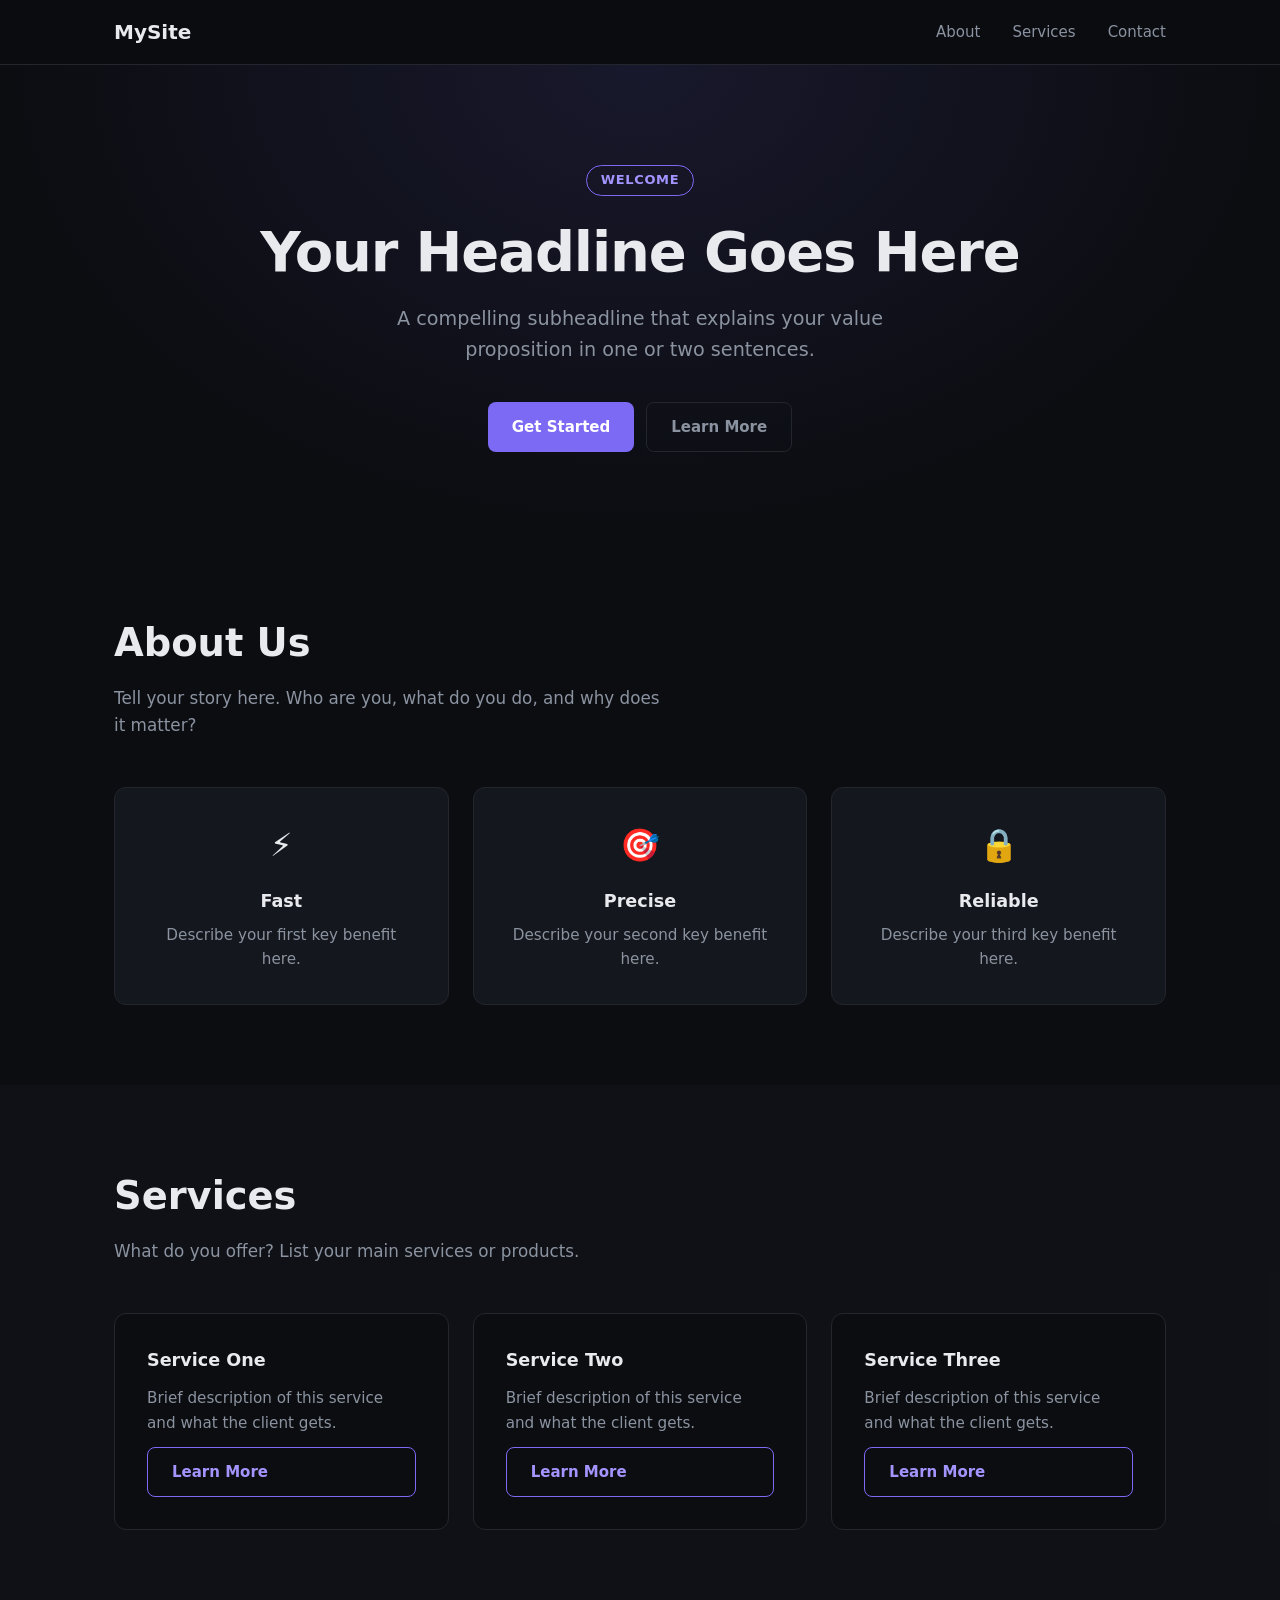
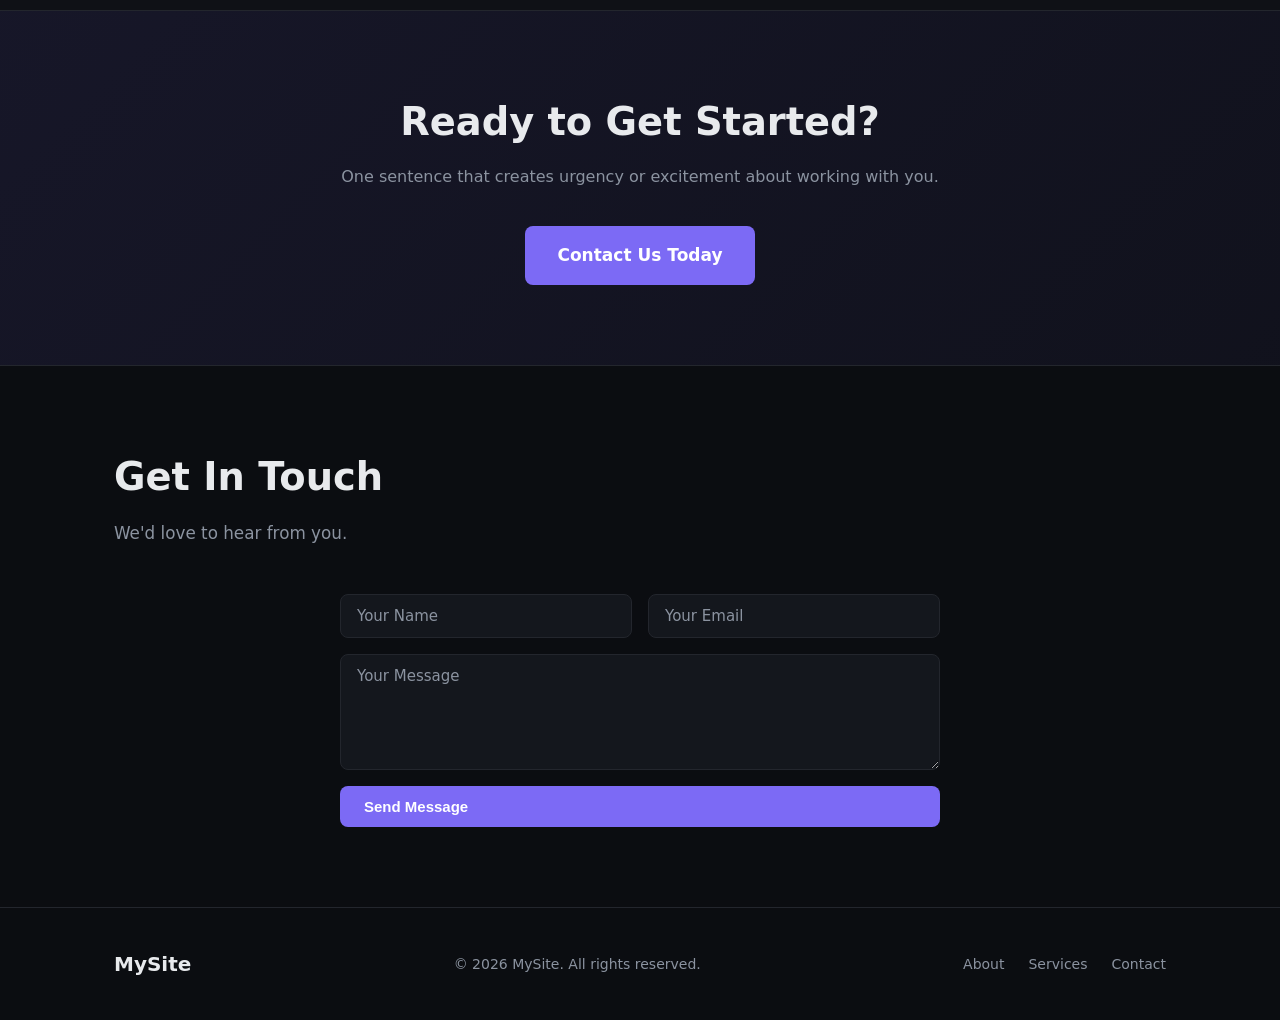
<file: site-template/index.html>
<!DOCTYPE html>
<html lang="en">
<head>
  <meta charset="UTF-8">
  <meta name="viewport" content="width=device-width, initial-scale=1.0">
  <title>My Site</title>
  <meta name="description" content="Built with AI Site Builder">
  <link rel="stylesheet" href="assets/style.css">
</head>
<body>

  <!-- HEADER -->
  <header class="site-header">
    <div class="container">
      <div class="header-inner">
        <a href="/" class="brand">MySite</a>
        <nav class="nav">
          <a href="#about">About</a>
          <a href="#services">Services</a>
          <a href="#contact">Contact</a>
        </nav>
        <button class="burger" aria-label="Menu" onclick="toggleMenu()">
          <span></span><span></span><span></span>
        </button>
      </div>
    </div>
  </header>

  <!-- MOBILE NAV -->
  <div class="mobile-nav" id="mobileNav">
    <a href="#about" onclick="toggleMenu()">About</a>
    <a href="#services" onclick="toggleMenu()">Services</a>
    <a href="#contact" onclick="toggleMenu()">Contact</a>
  </div>

  <!-- HERO -->
  <section class="hero">
    <div class="container">
      <div class="hero-inner">
        <span class="tag">Welcome</span>
        <h1>Your Headline Goes Here</h1>
        <p class="sub">A compelling subheadline that explains your value proposition in one or two sentences.</p>
        <div class="actions">
          <a href="#contact" class="btn btn-primary">Get Started</a>
          <a href="#about" class="btn btn-secondary">Learn More</a>
        </div>
      </div>
    </div>
  </section>

  <!-- ABOUT -->
  <section class="about reveal" id="about">
    <div class="container">
      <h2>About Us</h2>
      <p class="section-sub">Tell your story here. Who are you, what do you do, and why does it matter?</p>
      <div class="about-grid">
        <div class="about-card">
          <div class="icon">⚡</div>
          <h3>Fast</h3>
          <p>Describe your first key benefit here.</p>
        </div>
        <div class="about-card">
          <div class="icon">🎯</div>
          <h3>Precise</h3>
          <p>Describe your second key benefit here.</p>
        </div>
        <div class="about-card">
          <div class="icon">🔒</div>
          <h3>Reliable</h3>
          <p>Describe your third key benefit here.</p>
        </div>
      </div>
    </div>
  </section>

  <!-- SERVICES -->
  <section class="services reveal" id="services">
    <div class="container">
      <h2>Services</h2>
      <p class="section-sub">What do you offer? List your main services or products.</p>
      <div class="services-grid">
        <div class="service-card">
          <h3>Service One</h3>
          <p>Brief description of this service and what the client gets.</p>
          <a href="#contact" class="btn btn-outline">Learn More</a>
        </div>
        <div class="service-card">
          <h3>Service Two</h3>
          <p>Brief description of this service and what the client gets.</p>
          <a href="#contact" class="btn btn-outline">Learn More</a>
        </div>
        <div class="service-card">
          <h3>Service Three</h3>
          <p>Brief description of this service and what the client gets.</p>
          <a href="#contact" class="btn btn-outline">Learn More</a>
        </div>
      </div>
    </div>
  </section>

  <!-- CTA -->
  <section class="cta-section reveal">
    <div class="container">
      <h2>Ready to Get Started?</h2>
      <p>One sentence that creates urgency or excitement about working with you.</p>
      <a href="#contact" class="btn btn-primary btn-lg">Contact Us Today</a>
    </div>
  </section>

  <!-- CONTACT -->
  <section class="contact reveal" id="contact">
    <div class="container">
      <h2>Get In Touch</h2>
      <p class="section-sub">We'd love to hear from you.</p>
      <form class="contact-form" onsubmit="handleSubmit(event)">
        <div class="form-row">
          <input type="text" placeholder="Your Name" required>
          <input type="email" placeholder="Your Email" required>
        </div>
        <textarea placeholder="Your Message" rows="5" required></textarea>
        <button type="submit" class="btn btn-primary">Send Message</button>
      </form>
    </div>
  </section>

  <!-- FOOTER -->
  <footer class="footer">
    <div class="container">
      <div class="footer-inner">
        <span class="brand">MySite</span>
        <p>© 2026 MySite. All rights reserved.</p>
        <div class="footer-links">
          <a href="#about">About</a>
          <a href="#services">Services</a>
          <a href="#contact">Contact</a>
        </div>
      </div>
    </div>
  </footer>

  <script>
    // Mobile menu
    function toggleMenu() {
      document.getElementById('mobileNav').classList.toggle('open');
    }

    // Reveal on scroll
    const observer = new IntersectionObserver(
      entries => entries.forEach(e => { if (e.isIntersecting) e.target.classList.add('visible'); }),
      { threshold: 0.1 }
    );
    document.querySelectorAll('.reveal').forEach(el => observer.observe(el));

    // Form submit
    function handleSubmit(e) {
      e.preventDefault();
      alert('Thanks! We\'ll be in touch soon.');
      e.target.reset();
    }
  </script>

</body>
</html>
</file>
<file: site-template/assets/style.css>
/* AI Site Builder — Starter Template */
/* Clean dark theme, mobile-first */

:root {
  --bg: #0b0d11;
  --bg-card: #14171d;
  --border: #23262d;
  --text: #e8eaed;
  --text-muted: #8b93a0;
  --accent: #7c6af5;
  --accent-bright: #a395ff;
  --accent-glow: rgba(124, 106, 245, 0.15);
  --font: 'Inter', system-ui, -apple-system, sans-serif;
  --radius: 12px;
  --max-w: 1100px;
}

*, *::before, *::after { box-sizing: border-box; margin: 0; padding: 0; }

html { scroll-behavior: smooth; }

body {
  font-family: var(--font);
  background: var(--bg);
  color: var(--text);
  line-height: 1.6;
  -webkit-font-smoothing: antialiased;
}

a { color: var(--accent-bright); text-decoration: none; transition: color .2s; }
a:hover { color: #fff; }

.container { max-width: var(--max-w); margin: 0 auto; padding: 0 24px; }

/* ── BUTTONS ── */
.btn {
  display: inline-flex;
  align-items: center;
  gap: 8px;
  padding: 12px 24px;
  border-radius: 8px;
  font-weight: 600;
  font-size: 15px;
  cursor: pointer;
  border: none;
  transition: all .2s;
  text-decoration: none;
  white-space: nowrap;
}
.btn-primary {
  background: var(--accent);
  color: #fff;
}
.btn-primary:hover { background: var(--accent-bright); color: #fff; transform: translateY(-1px); }

.btn-secondary {
  background: transparent;
  color: var(--text-muted);
  border: 1px solid var(--border);
}
.btn-secondary:hover { border-color: var(--accent); color: var(--accent-bright); }

.btn-outline {
  background: transparent;
  color: var(--accent-bright);
  border: 1px solid var(--accent);
}
.btn-outline:hover { background: var(--accent-glow); }

.btn-lg { padding: 16px 32px; font-size: 17px; }

/* ── HEADER ── */
.site-header {
  position: sticky;
  top: 0;
  z-index: 100;
  background: rgba(11, 13, 17, 0.9);
  backdrop-filter: blur(12px);
  border-bottom: 1px solid var(--border);
}
.header-inner {
  display: flex;
  align-items: center;
  justify-content: space-between;
  height: 64px;
}
.brand { font-weight: 700; font-size: 20px; color: var(--text); }
.brand:hover { color: var(--accent-bright); }

.nav { display: flex; gap: 32px; }
.nav a { color: var(--text-muted); font-size: 15px; font-weight: 500; }
.nav a:hover { color: var(--text); }

.burger {
  display: none;
  flex-direction: column;
  gap: 5px;
  background: none;
  border: none;
  cursor: pointer;
  padding: 4px;
}
.burger span {
  display: block; width: 24px; height: 2px;
  background: var(--text-muted); border-radius: 2px; transition: .2s;
}

/* ── MOBILE NAV ── */
.mobile-nav {
  display: none;
  flex-direction: column;
  background: var(--bg-card);
  border-bottom: 1px solid var(--border);
  padding: 16px 24px;
  gap: 16px;
}
.mobile-nav.open { display: flex; }
.mobile-nav a { color: var(--text-muted); font-size: 16px; font-weight: 500; }
.mobile-nav a:hover { color: var(--text); }

/* ── HERO ── */
.hero {
  padding: 100px 0 80px;
  text-align: center;
  background: radial-gradient(ellipse at 50% 0%, rgba(124,106,245,.12) 0%, transparent 70%);
}
.hero .tag {
  display: inline-block;
  padding: 4px 14px;
  border-radius: 100px;
  border: 1px solid var(--accent);
  color: var(--accent-bright);
  font-size: 13px;
  font-weight: 600;
  margin-bottom: 24px;
  letter-spacing: .05em;
  text-transform: uppercase;
}
.hero h1 {
  font-size: clamp(2rem, 5vw, 3.5rem);
  font-weight: 800;
  line-height: 1.15;
  margin-bottom: 20px;
  letter-spacing: -.02em;
}
.hero .sub {
  font-size: clamp(1rem, 2vw, 1.2rem);
  color: var(--text-muted);
  max-width: 560px;
  margin: 0 auto 36px;
}
.hero .actions { display: flex; gap: 12px; justify-content: center; flex-wrap: wrap; }

/* ── SECTIONS ── */
section { padding: 80px 0; }
h2 { font-size: clamp(1.6rem, 3vw, 2.4rem); font-weight: 700; margin-bottom: 12px; }
.section-sub { color: var(--text-muted); font-size: 1.05rem; margin-bottom: 48px; max-width: 560px; }

/* ── ABOUT ── */
.about-grid { display: grid; grid-template-columns: repeat(3, 1fr); gap: 24px; margin-top: 48px; }
.about-card {
  background: var(--bg-card);
  border: 1px solid var(--border);
  border-radius: var(--radius);
  padding: 32px;
  text-align: center;
  transition: border-color .2s, transform .2s;
}
.about-card:hover { border-color: var(--accent); transform: translateY(-4px); }
.about-card .icon { font-size: 2rem; margin-bottom: 16px; }
.about-card h3 { font-size: 1.1rem; font-weight: 700; margin-bottom: 8px; }
.about-card p { color: var(--text-muted); font-size: .95rem; }

/* ── SERVICES ── */
.services { background: rgba(20, 23, 29, .5); }
.services-grid { display: grid; grid-template-columns: repeat(3, 1fr); gap: 24px; margin-top: 48px; }
.service-card {
  background: var(--bg);
  border: 1px solid var(--border);
  border-radius: var(--radius);
  padding: 32px;
  display: flex;
  flex-direction: column;
  gap: 12px;
  transition: border-color .2s;
}
.service-card:hover { border-color: var(--accent); }
.service-card h3 { font-size: 1.1rem; font-weight: 700; }
.service-card p { color: var(--text-muted); font-size: .95rem; flex: 1; }

/* ── CTA SECTION ── */
.cta-section {
  text-align: center;
  padding: 80px 0;
  background: linear-gradient(135deg, rgba(124,106,245,.1), rgba(124,106,245,.05));
  border-top: 1px solid var(--border);
  border-bottom: 1px solid var(--border);
}
.cta-section h2 { margin-bottom: 12px; }
.cta-section p { color: var(--text-muted); margin-bottom: 36px; }

/* ── CONTACT ── */
.contact-form { max-width: 600px; margin: 0 auto; display: flex; flex-direction: column; gap: 16px; }
.form-row { display: grid; grid-template-columns: 1fr 1fr; gap: 16px; }
input, textarea, select {
  background: var(--bg-card);
  border: 1px solid var(--border);
  border-radius: 8px;
  padding: 12px 16px;
  color: var(--text);
  font-family: var(--font);
  font-size: 15px;
  width: 100%;
  transition: border-color .2s;
}
input:focus, textarea:focus { outline: none; border-color: var(--accent); }
input::placeholder, textarea::placeholder { color: var(--text-muted); }
textarea { resize: vertical; }

/* ── FOOTER ── */
.footer {
  padding: 40px 0;
  border-top: 1px solid var(--border);
}
.footer-inner {
  display: flex;
  align-items: center;
  justify-content: space-between;
  flex-wrap: wrap;
  gap: 16px;
}
.footer p { color: var(--text-muted); font-size: .875rem; }
.footer-links { display: flex; gap: 24px; }
.footer-links a { color: var(--text-muted); font-size: .875rem; }
.footer-links a:hover { color: var(--text); }

/* ── REVEAL ANIMATION ── */
.reveal { opacity: 0; transform: translateY(24px); transition: opacity .6s ease, transform .6s ease; }
.reveal.visible { opacity: 1; transform: translateY(0); }

/* ── MOBILE ── */
@media (max-width: 820px) {
  .about-grid, .services-grid { grid-template-columns: 1fr 1fr; }
  .nav { display: none; }
  .burger { display: flex; }
}

@media (max-width: 600px) {
  .about-grid, .services-grid { grid-template-columns: 1fr; }
  .form-row { grid-template-columns: 1fr; }
  .hero { padding: 60px 0 48px; }
  .footer-inner { flex-direction: column; text-align: center; }
  .hero .actions { flex-direction: column; align-items: center; }
}
</file>
